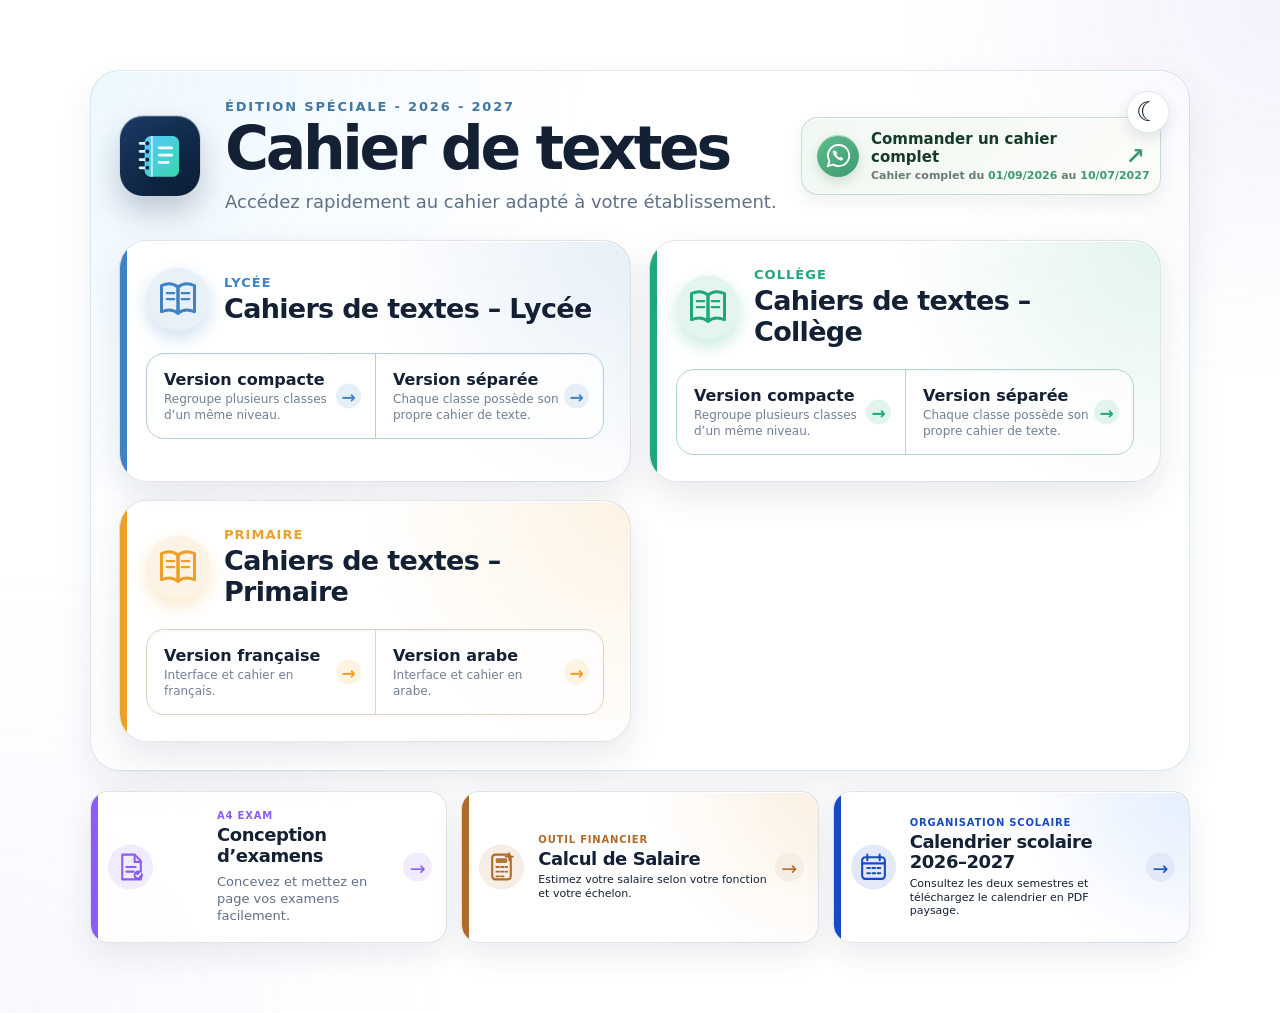
<file: index.html>
<!doctype html>
<html lang="fr">
  <head>
    <meta charset="UTF-8" />
    <meta name="viewport" content="width=device-width, initial-scale=1.0" />
    <meta name="theme-color" content="#10233f" />
    <meta name="application-name" content="Cahier de texte — Septembre-Octobre 2026" />
    <meta name="apple-mobile-web-app-title" content="Cahier de texte" />
    <title>Cahier de texte — Septembre-Octobre 2026</title>
    <link rel="stylesheet" href="styles.css" />
  </head>
  <body>
    <main class="page-shell">
      <section class="textbooks-block" aria-label="Cahiers de textes">
        <button class="theme-toggle" type="button" aria-label="Mode sombre">☾</button>
        <header class="hero">
        <span class="hero-icon" aria-hidden="true">
          <svg viewBox="0 0 64 64" role="img">
            <defs>
              <linearGradient id="notebook-cover" x1="0" y1="0" x2="1" y2="1">
                <stop offset="0" stop-color="#58c8ff" />
                <stop offset="1" stop-color="#38d6ad" />
              </linearGradient>
            </defs>
            <rect x="15" y="10" width="38" height="45" rx="7" fill="url(#notebook-cover)" />
            <path d="M23 10v45" fill="none" stroke="#fff" stroke-opacity=".72" stroke-width="2" />
            <path d="M31 23h14M31 31h14M31 39h10" fill="none" stroke="#fff" stroke-linecap="round" stroke-width="3" />
            <path d="M10 18h9M10 27h9M10 36h9M10 45h9" fill="none" stroke="#d9f6ff" stroke-linecap="round" stroke-width="3" />
            <circle cx="18" cy="18" r="2.3" fill="#10233f" />
            <circle cx="18" cy="27" r="2.3" fill="#10233f" />
            <circle cx="18" cy="36" r="2.3" fill="#10233f" />
            <circle cx="18" cy="45" r="2.3" fill="#10233f" />
          </svg>
        </span>
        <div>
          <p class="eyebrow">Édition spéciale - 2026 - 2027</p>
          <h1>Cahier de textes</h1>
          <p class="intro">Accédez rapidement au cahier adapté à votre établissement.</p>
        </div>
        <a
          class="whatsapp-contact"
          href="https://wa.me/212708606008?text=Bonjour%2C%20j%E2%80%99ai%20visit%C3%A9%20votre%20site%20www.a4exam.com.%20Je%20souhaite%20acheter%20un%20cahier%20de%20texte%20complet%20du%2001%2F09%2F2026%20au%2010%2F07%2F2027.%20Est-il%20disponible%20%3F%20Merci."
          target="_blank"
          rel="noopener noreferrer"
          aria-label="Commander un cahier complet par WhatsApp"
        >
          <span class="whatsapp-contact-row">
            <span class="whatsapp-logo" aria-hidden="true">
              <svg viewBox="0 0 32 32" role="img">
                <path d="M16 3.5A12.5 12.5 0 0 0 5.2 22.3L3.5 28.5l6.4-1.7A12.5 12.5 0 1 0 16 3.5Z" fill="none" stroke="currentColor" stroke-width="2.2" />
                <path d="M11.5 10.7c.4-.4 1-.4 1.4.1l1.3 1.8c.3.4.3.9 0 1.3l-.7.8c.9 1.7 2.2 3 3.9 3.9l.8-.7c.4-.3.9-.3 1.3 0l1.8 1.3c.5.4.5 1 .1 1.4l-.7.7c-.6.6-1.4.8-2.2.5-4.5-1.5-7.7-4.7-9.2-9.2-.3-.8-.1-1.6.5-2.2l.7-.7Z" fill="currentColor" />
              </svg>
            </span>
            <span class="whatsapp-copy">
              <strong>Commander un cahier complet</strong>
              <small>Cahier complet du <em>01/09/2026</em> au <em>10/07/2027</em></small>
            </span>
            <span class="whatsapp-arrow" aria-hidden="true">↗</span>
          </span>
        </a>
        </header>

        <section class="projects" aria-label="Projets de cahiers de textes">
        <article class="project-group lycée">
          <div class="group-heading">
            <span class="group-icon group-icon-logo" aria-hidden="true">
              <svg viewBox="0 0 64 64" role="img">
                <path d="M10 14c9-4 16-3 22 2v35c-6-5-13-6-22-2z" fill="none" stroke="currentColor" stroke-width="4" stroke-linejoin="round" />
                <path d="M54 14c-9-4-16-3-22 2v35c6-5 13-6 22-2z" fill="none" stroke="currentColor" stroke-width="4" stroke-linejoin="round" />
                <path d="M17 24h10M17 32h10M37 24h10M37 32h10" fill="none" stroke="currentColor" stroke-width="3" stroke-linecap="round" />
              </svg>
            </span>
            <div>
              <span class="cycle">Lycée</span>
              <strong>Cahiers de textes – Lycée</strong>
            </div>
          </div>
          <div class="group-choices">
            <a href="https://lyc-fr-sept-oct.a4exam.com/">
              <span>Version compacte</span>
              <small>Regroupe plusieurs classes d’un même niveau.</small>
              <span class="choice-arrow" aria-hidden="true">→</span>
            </a>
            <a href="https://lyc-long-fr-sept-oct.a4exam.com/">
              <span>Version séparée</span>
              <small>Chaque classe possède son propre cahier de texte.</small>
              <span class="choice-arrow" aria-hidden="true">→</span>
            </a>
          </div>
        </article>

        <article class="project-group collège">
          <div class="group-heading">
            <span class="group-icon group-icon-logo" aria-hidden="true">
              <svg viewBox="0 0 64 64" role="img">
                <path d="M10 14c9-4 16-3 22 2v35c-6-5-13-6-22-2z" fill="none" stroke="currentColor" stroke-width="4" stroke-linejoin="round" />
                <path d="M54 14c-9-4-16-3-22 2v35c6-5 13-6 22-2z" fill="none" stroke="currentColor" stroke-width="4" stroke-linejoin="round" />
                <path d="M17 24h10M17 32h10M37 24h10M37 32h10" fill="none" stroke="currentColor" stroke-width="3" stroke-linecap="round" />
              </svg>
            </span>
            <div>
              <span class="cycle">Collège</span>
              <strong>Cahiers de textes – Collège</strong>
            </div>
          </div>
          <div class="group-choices">
            <a href="https://col-fr-sept-oct.a4exam.com/">
              <span>Version compacte</span>
              <small>Regroupe plusieurs classes d’un même niveau.</small>
              <span class="choice-arrow" aria-hidden="true">→</span>
            </a>
            <a href="https://col-long-fr-sept-oct.a4exam.com/">
              <span>Version séparée</span>
              <small>Chaque classe possède son propre cahier de texte.</small>
              <span class="choice-arrow" aria-hidden="true">→</span>
            </a>
          </div>
        </article>
        <article class="project-group primaire">
          <div class="group-heading">
            <span class="group-icon group-icon-logo" aria-hidden="true">
              <svg viewBox="0 0 64 64" role="img">
                <path d="M10 14c9-4 16-3 22 2v35c-6-5-13-6-22-2z" fill="none" stroke="currentColor" stroke-width="4" stroke-linejoin="round" />
                <path d="M54 14c-9-4-16-3-22 2v35c6-5 13-6 22-2z" fill="none" stroke="currentColor" stroke-width="4" stroke-linejoin="round" />
                <path d="M17 24h10M17 32h10M37 24h10M37 32h10" fill="none" stroke="currentColor" stroke-width="3" stroke-linecap="round" />
              </svg>
            </span>
            <div>
              <span class="cycle">Primaire</span>
              <strong>Cahiers de textes – Primaire</strong>
            </div>
          </div>
          <div class="group-choices">
            <a href="https://prim-fr-sept-oct.a4exam.com/">
              <span>Version française</span>
              <small>Interface et cahier en français.</small>
              <span class="choice-arrow" aria-hidden="true">→</span>
            </a>
            <a href="https://prim-ar-sept-oct.a4exam.com/">
              <span>Version arabe</span>
              <small>Interface et cahier en arabe.</small>
              <span class="choice-arrow" aria-hidden="true">→</span>
            </a>
          </div>
        </article>
        </section>
      </section>

      <section class="tools-block" aria-label="Outils indépendants">
        <a class="project exam" href="https://exam.a4exam.com/">
          <span class="project-icon project-icon-logo" aria-hidden="true">
            <svg viewBox="0 0 64 64" role="img">
              <path d="M16 8h24l12 12v36H16z" fill="none" stroke="currentColor" stroke-width="4" stroke-linejoin="round" />
              <path d="M40 8v14h12M24 32h18M24 41h14" fill="none" stroke="currentColor" stroke-width="4" stroke-linecap="round" />
              <circle cx="47" cy="48" r="9" fill="currentColor" />
              <path d="m43 48 3 3 6-7" fill="none" stroke="#fff" stroke-width="3" stroke-linecap="round" stroke-linejoin="round" />
            </svg>
          </span>
          <span class="cycle">A4 Exam</span>
          <strong>Conception d’examens</strong>
          <small>Concevez et mettez en page vos examens facilement.</small>
          <span class="arrow" aria-hidden="true">→</span>
        </a>
        <a class="project salary" href="https://calcul-salaire-three.vercel.app/">
          <span class="project-icon project-icon-logo" aria-hidden="true">
            <svg viewBox="0 0 64 64" role="img">
              <rect x="14" y="8" width="36" height="48" rx="6" fill="none" stroke="currentColor" stroke-width="4" />
              <rect x="21" y="15" width="22" height="9" rx="2" fill="currentColor" opacity=".9" />
              <path d="M22 32h5M31 32h5M40 32h3M22 41h5M31 41h5M40 41h3M22 50h5M31 50h5" fill="none" stroke="currentColor" stroke-width="3.5" stroke-linecap="round" />
              <path d="M47 5v14M40 12h14" fill="none" stroke="currentColor" stroke-width="3.5" stroke-linecap="round" />
            </svg>
          </span>
          <span class="cycle">Outil financier</span>
          <strong>Calcul de Salaire</strong>
          <small>Estimez votre salaire selon votre fonction et votre échelon.</small>
          <span class="arrow" aria-hidden="true">→</span>
        </a>
        <a class="project calendar" href="calendrier-scolaire.html">
          <span class="project-icon project-icon-logo" aria-hidden="true">
            <svg viewBox="0 0 64 64" role="img">
              <rect x="10" y="13" width="44" height="42" rx="6" fill="none" stroke="currentColor" stroke-width="4" />
              <path d="M10 25h44M20 8v11M44 8v11M20 34h5M30 34h5M40 34h5M20 44h5M30 44h5M40 44h5" fill="none" stroke="currentColor" stroke-width="4" stroke-linecap="round" />
            </svg>
          </span>
          <span class="cycle">Organisation scolaire</span>
          <strong>Calendrier scolaire 2026–2027</strong>
          <small>Consultez les deux semestres et téléchargez le calendrier en PDF paysage.</small>
          <span class="arrow" aria-hidden="true">→</span>
        </a>
      </section>

    </main>
  </body>
</html>
</file>
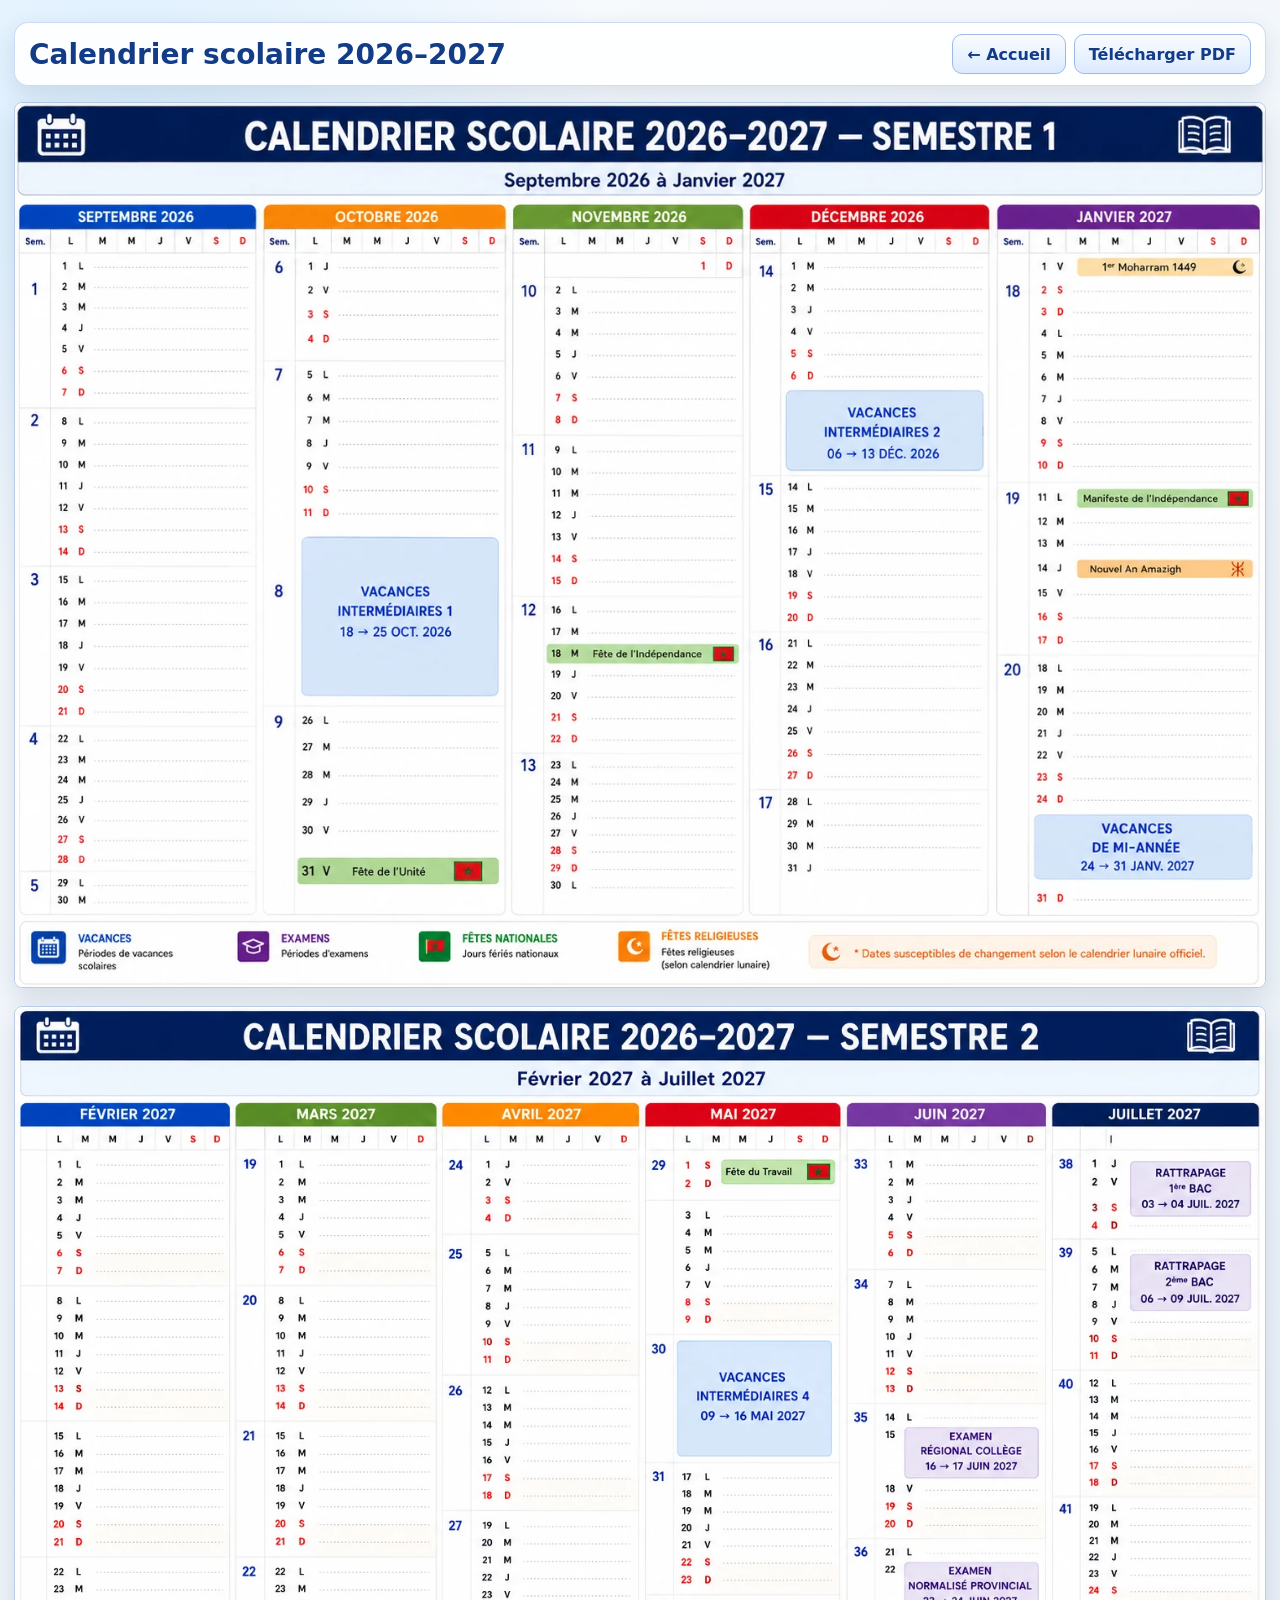
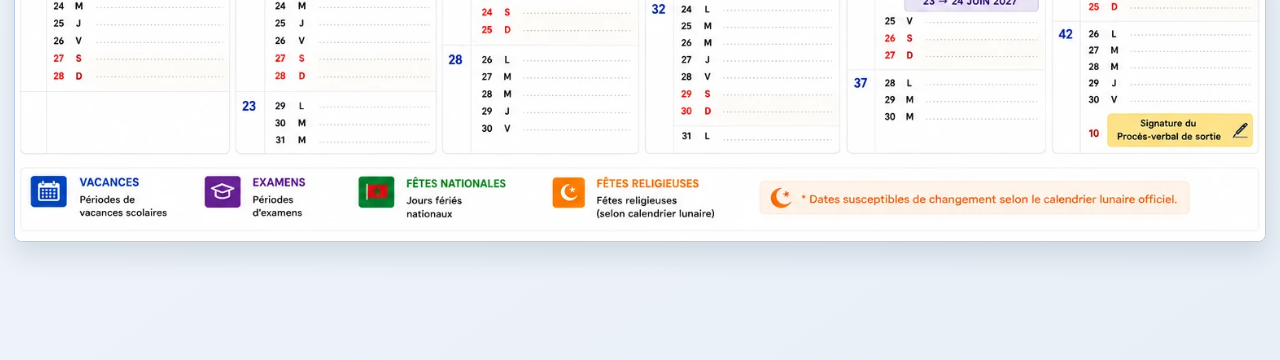
<file: calendrier-scolaire.html>
<!doctype html>
<html lang="fr">
  <head>
    <meta charset="UTF-8" />
    <meta name="viewport" content="width=device-width, initial-scale=1.0" />
    <meta name="theme-color" content="#123b88" />
    <title>Calendrier scolaire 2026–2027</title>
    <link rel="stylesheet" href="calendar.css" />
  </head>
  <body>
    <main class="calendar-shell">
      <header class="calendar-toolbar">
        <h1>Calendrier scolaire 2026–2027</h1>
        <nav class="calendar-actions" aria-label="Actions du calendrier">
          <a href="index.html">← Accueil</a>
          <a href="output/pdf/calendrier-scolaire-2026-2027.pdf" download>Télécharger PDF</a>
        </nav>
      </header>

      <section class="calendar-page" aria-label="Calendrier scolaire, semestre 1">
        <img src="assets/calendrier-semestre-1.webp" alt="Calendrier scolaire 2026–2027, semestre 1 : septembre 2026 à janvier 2027" />
      </section>
      <section class="calendar-page" aria-label="Calendrier scolaire, semestre 2">
        <img src="assets/calendrier-semestre-2.webp" alt="Calendrier scolaire 2026–2027, semestre 2 : février 2027 à juillet 2027" />
      </section>
    </main>
  </body>
</html>
</file>
<file: styles.css>
:root {
  font-family: Inter, ui-sans-serif, system-ui, -apple-system, BlinkMacSystemFont, "Segoe UI", sans-serif;
  color: #142033;
  background: #fff;
  font-synthesis: none;
}

* { box-sizing: border-box; }

body {
  min-height: 100vh;
  margin: 0;
  background:
    radial-gradient(circle at 100% 0%, rgba(139, 102, 220, .09), transparent 24rem),
    radial-gradient(circle at 0% 100%, rgba(177, 137, 242, .07), transparent 28rem),
    #fff;
}

.page-shell {
  width: min(1100px, calc(100% - 36px));
  margin: 0 auto;
  padding: 70px 0;
}

.hero {
  display: flex;
  align-items: center;
  gap: 24px;
  margin-bottom: 38px;
}

.textbooks-block {
  position: relative;
  padding: 28px;
  border: 1px solid rgba(81, 133, 186, .2);
  border-radius: 30px;
  background:
    radial-gradient(circle at 0 0, rgba(104, 194, 255, .12), transparent 32rem),
    rgba(255, 255, 255, .38);
  box-shadow: 0 16px 36px rgba(27, 49, 75, .08), inset 0 1px 0 rgba(255,255,255,.8);
}

.textbooks-block .hero { margin-bottom: 28px; }

.tools-block {
  display: grid;
  grid-template-columns: repeat(3, minmax(0, 1fr));
  gap: 14px;
  margin-top: 20px;
}

.hero > div { min-width: 0; }

/* Sur grand écran, le contact reste dans l’en-tête, à droite du titre. */
.hero > .whatsapp-contact {
  flex: 0 1 360px;
  width: min(360px, 36%);
  margin: 0 0 0 auto;
}

.hero-icon {
  display: grid;
  width: 82px;
  height: 82px;
  flex: 0 0 auto;
  place-items: center;
  border: 1px solid rgba(255,255,255,.8);
  border-radius: 24px;
  background: linear-gradient(145deg, #1a3a64, #0b1d35);
  box-shadow: 0 16px 30px rgba(14, 38, 69, .22), inset 0 1px 0 rgba(255,255,255,.22);
  color: white;
  font-size: 42px;
}

.hero-icon svg {
  width: 58px;
  height: 58px;
  filter: drop-shadow(0 7px 8px rgba(0, 17, 39, .28));
}

.eyebrow {
  margin: 0 0 4px;
  color: #4177a5;
  font-size: 13px;
  font-weight: 800;
  letter-spacing: .14em;
  text-transform: uppercase;
}

h1 {
  margin: 0;
  font-size: clamp(35px, 5.4vw, 60px);
  letter-spacing: -.055em;
  line-height: 1;
}

.intro {
  margin: 13px 0 0;
  color: #607086;
  font-size: 18px;
}

.projects {
  display: grid;
  grid-template-columns: repeat(2, minmax(0, 1fr));
  gap: 18px;
}

.whatsapp-contact {
  --whatsapp-green: #3d9a70;
  display: block;
  width: min(430px, 100%);
  margin: 0 auto;
  padding: 12px 15px;
  border: 1px solid rgba(78, 150, 111, .28);
  border-radius: 17px;
  background: linear-gradient(135deg, #f1f8f2, #fbfcf8);
  box-shadow: 0 7px 18px rgba(50, 104, 77, .09), inset 0 1px 0 #fff;
  color: #173a2a;
  text-decoration: none;
  transition: transform .2s ease, box-shadow .2s ease, border-color .2s ease;
}

.whatsapp-contact:hover,
.whatsapp-contact:focus-visible {
  transform: translateY(-2px);
  border-color: rgba(78, 150, 111, .5);
  box-shadow: 0 10px 24px rgba(50, 104, 77, .14), inset 0 1px 0 #fff;
  outline: none;
}

.whatsapp-contact-row {
  display: flex;
  align-items: center;
  gap: 12px;
}

.whatsapp-copy {
  min-width: 0;
  flex: 1;
}

.whatsapp-copy strong,
.whatsapp-copy small {
  display: block;
  min-width: 0;
}

.whatsapp-copy strong {
  font-size: 15px;
  font-weight: 850;
  line-height: 1.2;
}

.whatsapp-copy small { margin-top: 3px; color: #687b72; font-size: 11px; font-weight: 650; white-space: nowrap; }
.whatsapp-copy small em { color: var(--whatsapp-green); font-style: normal; font-weight: 800; }

.whatsapp-logo {
  display: grid;
  width: 42px;
  height: 42px;
  flex: 0 0 auto;
  place-items: center;
  border-radius: 50%;
  background: linear-gradient(145deg, #5ebd8c, var(--whatsapp-green));
  box-shadow: 0 5px 11px rgba(50, 104, 77, .18), inset 0 1px 0 rgba(255,255,255,.55);
  color: #fff;
}

.whatsapp-logo svg { width: 27px; height: 27px; }
.whatsapp-arrow {
  margin-left: auto;
  color: var(--whatsapp-green);
  font-size: 23px;
  font-weight: 900;
}

.theme-toggle {
  position: absolute;
  top: 20px;
  right: 20px;
  z-index: 2;
  display: grid;
  width: 42px;
  height: 42px;
  place-items: center;
  border: 1px solid rgba(84, 103, 131, .14);
  border-radius: 50%;
  background: #fff;
  box-shadow: 0 5px 14px rgba(27, 49, 75, .12), inset 0 1px 0 #fff;
  color: #142033;
  font-size: 27px;
  line-height: 1;
  cursor: pointer;
}

.theme-toggle:hover,
.theme-toggle:focus-visible { background: #f7f4ff; outline: 2px solid rgba(119, 82, 197, .3); outline-offset: 2px; }

.project {
  --accent: #3f83c5;
  position: relative;
  display: flex;
  min-height: 132px;
  flex-direction: column;
  justify-content: center;
  overflow: hidden;
  padding: 25px 76px 25px 28px;
  border: 1px solid rgba(70, 91, 117, .16);
  border-radius: 24px;
  background: rgba(255, 255, 255, .82);
  box-shadow: 0 12px 30px rgba(27, 49, 75, .09), inset 0 1px 0 white;
  color: inherit;
  text-decoration: none;
  transition: transform .2s ease, box-shadow .2s ease, border-color .2s ease;
}

.project-group {
  --accent: #3f83c5;
  position: relative;
  min-height: 240px;
  overflow: hidden;
  padding: 26px;
  border: 1px solid rgba(70, 91, 117, .16);
  border-radius: 28px;
  background:
    radial-gradient(circle at 100% 0, color-mix(in srgb, var(--accent) 13%, transparent), transparent 48%),
    rgba(255, 255, 255, .86);
  box-shadow: 0 14px 34px rgba(27, 49, 75, .1), inset 0 1px 0 white;
}

.project-group::before {
  position: absolute;
  inset: 0 auto 0 0;
  width: 7px;
  background: var(--accent);
  content: "";
}

.project-group.collège { --accent: #20a77b; }
.project-group.primaire { --accent: #ed9f27; }

.project-group.primaire .group-choices a[dir="rtl"] {
  padding-right: 17px;
  padding-left: 39px;
  text-align: right;
}

.project-group.primaire .group-choices a[dir="rtl"] .choice-arrow {
  right: auto;
  left: 14px;
}

.group-heading {
  display: flex;
  align-items: center;
  gap: 14px;
  margin-bottom: 22px;
}

.group-icon {
  display: grid;
  width: 48px;
  height: 48px;
  flex: 0 0 auto;
  place-items: center;
  border-radius: 15px;
  background: linear-gradient(145deg, color-mix(in srgb, var(--accent) 88%, white), var(--accent));
  box-shadow: 0 8px 17px color-mix(in srgb, var(--accent) 23%, transparent), inset 0 1px 0 rgba(255,255,255,.48);
  color: white;
  font-size: 20px;
  font-weight: 900;
}

.group-icon-logo {
  width: 64px;
  height: 64px;
  border-radius: 50%;
  background: color-mix(in srgb, var(--accent) 12%, white);
  color: var(--accent);
}

.group-icon-logo svg {
  width: 48px;
  height: 48px;
}

.group-heading .cycle { display: block; margin-bottom: 3px; }

.group-heading strong {
  display: block;
  font-size: clamp(20px, 2.5vw, 27px);
  letter-spacing: -.025em;
}

.group-choices {
  display: grid;
  grid-template-columns: repeat(2, minmax(0, 1fr));
  overflow: hidden;
  border: 1px solid color-mix(in srgb, var(--accent) 24%, #dce4eb);
  border-radius: 18px;
  background: rgba(255,255,255,.72);
  box-shadow: inset 0 1px 3px rgba(20, 42, 67, .05);
}

.group-choices a {
  position: relative;
  min-width: 0;
  padding: 16px 39px 15px 17px;
  color: #142033;
  text-decoration: none;
  transition: background .2s ease, transform .2s ease;
}

.group-choices a + a { border-left: 1px solid color-mix(in srgb, var(--accent) 22%, #dce4eb); }

.group-choices a:hover,
.group-choices a:focus-visible {
  z-index: 1;
  background: color-mix(in srgb, var(--accent) 10%, white);
  outline: 2px solid color-mix(in srgb, var(--accent) 48%, white);
  outline-offset: -2px;
}

.group-choices a > span:first-child {
  display: block;
  font-size: 16px;
  font-weight: 850;
}

.group-choices small {
  display: block;
  overflow: hidden;
  margin-top: 3px;
  color: #718096;
  font-size: 12px;
  text-overflow: ellipsis;
  white-space: nowrap;
}

.project-group.lycée .group-choices small,
.project-group.collège .group-choices small,
.project-group.primaire .group-choices small {
  overflow: visible;
  line-height: 1.3;
  text-overflow: clip;
  white-space: normal;
}

.project-group.primaire .group-choices a[dir="rtl"] {
  padding-right: 17px;
  padding-left: 39px;
  text-align: left;
}

.project-group.primaire .group-choices a[dir="rtl"] .choice-arrow {
  right: 14px;
  left: auto;
}

.choice-arrow {
  position: absolute;
  top: 50%;
  right: 14px;
  display: grid;
  width: 25px;
  height: 25px;
  place-items: center;
  transform: translateY(-50%);
  border-radius: 50%;
  background: color-mix(in srgb, var(--accent) 13%, white);
  color: var(--accent);
  font-size: 17px;
  font-weight: 800;
  transition: transform .2s ease;
}

.group-choices a:hover .choice-arrow { transform: translate(3px, -50%); }

.project::before {
  position: absolute;
  inset: 0 auto 0 0;
  width: 7px;
  background: var(--accent);
  content: "";
}

.project:hover,
.project:focus-visible {
  transform: translateY(-5px);
  border-color: color-mix(in srgb, var(--accent) 55%, white);
  box-shadow: 0 20px 38px rgba(27, 49, 75, .16), inset 0 1px 0 white;
  outline: none;
}

.project.collège { --accent: #20a77b; }
.project.primaire { --accent: #ed9f27; }
.project.exam { --accent: #8b5cf6; }

.project.salary {
  --accent: #b06a28;
  grid-column: 1 / -1;
  min-height: 126px;
  padding-left: 126px;
  background:
    radial-gradient(circle at 100% 0, rgba(233, 172, 95, .18), transparent 45%),
    rgba(255, 255, 255, .84);
}

.project.calendar {
  --accent: #164bc4;
  grid-column: 1 / -1;
  min-height: 126px;
  padding-left: 126px;
  background:
    radial-gradient(circle at 100% 0, rgba(102, 161, 255, .18), transparent 45%),
    rgba(255, 255, 255, .84);
}

.project.salary .project-icon { color: var(--accent); }
.project.calendar .project-icon { color: var(--accent); }

.tools-block .project {
  grid-column: auto;
  min-height: 112px;
  padding: 18px 50px 18px 76px;
  border-radius: 18px;
}

.tools-block .project-icon-logo {
  left: 17px;
  width: 45px;
  height: 45px;
}

.tools-block .project-icon-logo svg {
  width: 33px;
  height: 33px;
}

.tools-block .project .cycle {
  margin-bottom: 4px;
  font-size: 10px;
}

.tools-block .project strong {
  font-size: 18px;
  line-height: 1.15;
}

.tools-block .project small {
  margin-top: 4px;
  font-size: 11px;
  line-height: 1.25;
}

.tools-block .project .arrow {
  right: 14px;
  width: 29px;
  height: 29px;
  font-size: 19px;
}

.project-icon-logo {
  position: absolute;
  top: 50%;
  left: 28px;
  display: grid;
  width: 72px;
  height: 72px;
  place-items: center;
  transform: translateY(-50%);
  border-radius: 50%;
  background: color-mix(in srgb, var(--accent) 12%, white);
  color: var(--accent);
}

.project-icon-logo svg {
  width: 54px;
  height: 54px;
}

.project.exam {
  padding-left: 126px;
}

.project.exam small {
  display: block;
  margin-top: 7px;
  color: #607086;
  font-size: 13px;
  line-height: 1.3;
}

.cycle {
  margin-bottom: 8px;
  color: var(--accent);
  font-size: 13px;
  font-weight: 850;
  letter-spacing: .08em;
  text-transform: uppercase;
}

.project strong {
  font-size: clamp(21px, 3vw, 29px);
  letter-spacing: -.025em;
}

.arrow {
  position: absolute;
  top: 50%;
  right: 27px;
  display: grid;
  width: 40px;
  height: 40px;
  place-items: center;
  transform: translateY(-50%);
  border-radius: 50%;
  background: color-mix(in srgb, var(--accent) 12%, white);
  color: var(--accent);
  font-size: 25px;
  transition: transform .2s ease;
}

.project:hover .arrow { transform: translate(4px, -50%); }

@media (max-width: 700px) {
  .page-shell {
    width: min(calc(100% - 20px), 520px);
    padding: 24px 0 30px;
  }

  .hero {
    align-items: center;
    flex-wrap: wrap;
    gap: 13px;
    margin-bottom: 20px;
  }

  /* Sur téléphone, on conserve le bouton sous le titre, comme auparavant. */
  .hero > .whatsapp-contact {
    flex: 1 1 100%;
    width: 100%;
    margin: 0 auto 18px;
  }

  .hero-icon {
    width: 54px;
    height: 54px;
    border-radius: 16px;
    font-size: 28px;
  }

  .hero-icon svg { width: 39px; height: 39px; }

  .eyebrow {
    margin-bottom: 2px;
    font-size: 10px;
    letter-spacing: .1em;
  }

  h1 {
    font-size: clamp(28px, 9vw, 38px);
    letter-spacing: -.045em;
  }

  .intro {
    margin-top: 7px;
    font-size: 13px;
    line-height: 1.35;
  }

  .projects {
    grid-template-columns: 1fr;
    gap: 10px;
  }

  .textbooks-block {
    padding: 15px;
    border-radius: 22px;
  }

  .textbooks-block .hero { margin-bottom: 18px; }

  .tools-block {
    grid-template-columns: 1fr;
    gap: 8px;
    margin-top: 12px;
  }

  .project-group {
    min-height: 0;
    padding: 15px;
    border-radius: 20px;
  }

  .project-group::before,
  .project::before { width: 5px; }

  .group-heading {
    gap: 10px;
    margin-bottom: 12px;
  }

  .group-icon {
    width: 38px;
    height: 38px;
    border-radius: 12px;
    font-size: 16px;
  }

  .group-icon-logo {
    width: 46px;
    height: 46px;
    border-radius: 50%;
  }

  .group-icon-logo svg {
    width: 35px;
    height: 35px;
  }

  .group-heading .cycle {
    margin-bottom: 1px;
    font-size: 10px;
  }

  .group-heading strong {
    font-size: clamp(17px, 5vw, 21px);
    line-height: 1.12;
  }

  .group-choices {
    grid-template-columns: repeat(2, minmax(0, 1fr));
    border-radius: 14px;
  }

  .group-choices a {
    min-height: 58px;
    padding: 11px 28px 10px 12px;
  }

  .group-choices a + a {
    border-top: 0;
    border-left: 1px solid color-mix(in srgb, var(--accent) 22%, #dce4eb);
  }

  .project-group.primaire .group-choices a[dir="rtl"] {
    padding-right: 28px;
    padding-left: 12px;
    text-align: left;
  }

  .project-group.primaire .group-choices a[dir="rtl"] .choice-arrow {
    right: 7px;
    left: auto;
  }

  .project-group.primaire .group-choices a {
    min-height: 70px;
  }

  .group-choices a > span:first-child {
    font-size: clamp(14px, 4.2vw, 17px);
    font-weight: 900;
    line-height: 1.15;
  }

  .group-choices small {
    margin-top: 2px;
    font-size: clamp(9px, 2.8vw, 11px);
  }

  .choice-arrow {
    right: 7px;
    width: 21px;
    height: 21px;
    font-size: 14px;
  }

  .project {
    min-height: 82px;
    padding: 16px 57px 16px 19px;
    border-radius: 18px;
  }

  .project.exam {
    padding-left: 78px;
  }

  .project.salary {
    padding-left: 78px;
  }

  .project.calendar {
    padding-left: 78px;
  }

  .tools-block .project,
  .tools-block .project.salary,
  .tools-block .project.calendar {
    min-height: 88px;
    padding: 14px 50px 14px 66px;
  }

  .tools-block .project-icon-logo {
    left: 14px;
    width: 42px;
    height: 42px;
  }

  .tools-block .project-icon-logo svg {
    width: 31px;
    height: 31px;
  }

  .project-icon-logo {
    left: 18px;
    width: 48px;
    height: 48px;
  }

  .project-icon-logo svg {
    width: 37px;
    height: 37px;
  }

  .project.exam small {
    margin-top: 4px;
    font-size: 10px;
  }

  .project .cycle {
    margin-bottom: 4px;
    font-size: 10px;
  }

  .project strong {
    font-size: clamp(17px, 5vw, 21px);
    line-height: 1.15;
  }

  .project .arrow {
    right: 17px;
    width: 32px;
    height: 32px;
    font-size: 20px;
  }

  .whatsapp-contact {
    margin: 0 auto 18px;
    padding: 10px 12px;
    border-radius: 15px;
  }

  .whatsapp-logo { width: 36px; height: 36px; }
  .whatsapp-logo svg { width: 23px; height: 23px; }
  .whatsapp-contact-row { gap: 9px; }
  .whatsapp-copy strong { font-size: 13px; }
  .whatsapp-copy small { font-size: 10px; }
  .whatsapp-arrow { font-size: 20px; }

  .theme-toggle {
    top: 12px;
    right: 12px;
    width: 36px;
    height: 36px;
    font-size: 23px;
  }
}

@media (max-width: 360px) {
  .page-shell { width: calc(100% - 14px); }
  .hero { gap: 10px; }
  .hero-icon { width: 48px; height: 48px; }
  .hero-icon svg { width: 35px; height: 35px; }
  .intro { font-size: 12px; }
  .project-group { padding: 12px; }
  .group-choices a { padding-left: 9px; }
}
</file>
<file: calendar.css>
:root {
  font-family: Inter, ui-sans-serif, system-ui, -apple-system, BlinkMacSystemFont, "Segoe UI", sans-serif;
  color: #142033;
  background: #edf3f8;
}

* { box-sizing: border-box; }

body {
  margin: 0;
  min-height: 100vh;
  background:
    radial-gradient(circle at 10% 8%, rgba(91, 184, 255, .2), transparent 30rem),
    linear-gradient(145deg, #f8fbfe, #e8eff6);
}

.calendar-shell {
  width: min(1500px, calc(100% - 28px));
  margin: 0 auto;
  padding: 22px 0 100px;
}

.calendar-toolbar {
  position: sticky;
  z-index: 2;
  top: 14px;
  display: flex;
  align-items: center;
  justify-content: space-between;
  gap: 12px;
  margin-bottom: 16px;
  padding: 11px 14px;
  border: 1px solid rgba(22, 75, 196, .2);
  border-radius: 14px;
  background: rgba(255, 255, 255, .9);
  box-shadow: 0 8px 22px rgba(29, 55, 94, .12);
  backdrop-filter: blur(12px);
}

.calendar-toolbar h1 {
  margin: 0;
  color: #123b88;
  font-size: clamp(18px, 3vw, 28px);
}

.calendar-actions { display: flex; gap: 8px; }

.calendar-actions a,
.calendar-actions button {
  display: inline-flex;
  min-height: 40px;
  align-items: center;
  justify-content: center;
  padding: 8px 14px;
  border: 1px solid #9db9e7;
  border-radius: 10px;
  color: #123b88;
  background: linear-gradient(180deg, #f9fcff, #dceaff);
  font: inherit;
  font-weight: 800;
  text-decoration: none;
  cursor: pointer;
}

.calendar-actions a:hover,
.calendar-actions button:hover { background: #cfe2ff; }

.calendar-page {
  overflow: hidden;
  margin: 0 auto 18px;
  border: 1px solid #b9cbe5;
  border-radius: 8px;
  background: #fff;
  box-shadow: 0 12px 28px rgba(29, 55, 94, .14);
}

.calendar-page img {
  display: block;
  width: 100%;
  height: auto;
}

@media print {
  @page { size: A4 landscape; margin: 0; }
  body { background: #fff; }
  .calendar-shell { width: 100%; padding: 0; }
  .calendar-toolbar { display: none; }
  .calendar-page {
    width: 100%;
    margin: 0;
    border: 0;
    border-radius: 0;
    box-shadow: none;
    break-after: page;
  }
  .calendar-page:last-child { break-after: auto; }
}

@media (max-width: 620px) {
  .calendar-shell { width: calc(100% - 14px); padding-top: 10px; }
  .calendar-toolbar { align-items: stretch; flex-direction: column; top: 7px; }
  .calendar-actions { display: grid; grid-template-columns: 1fr 1fr; }
  .calendar-actions a, .calendar-actions button { width: 100%; }
}
</file>
